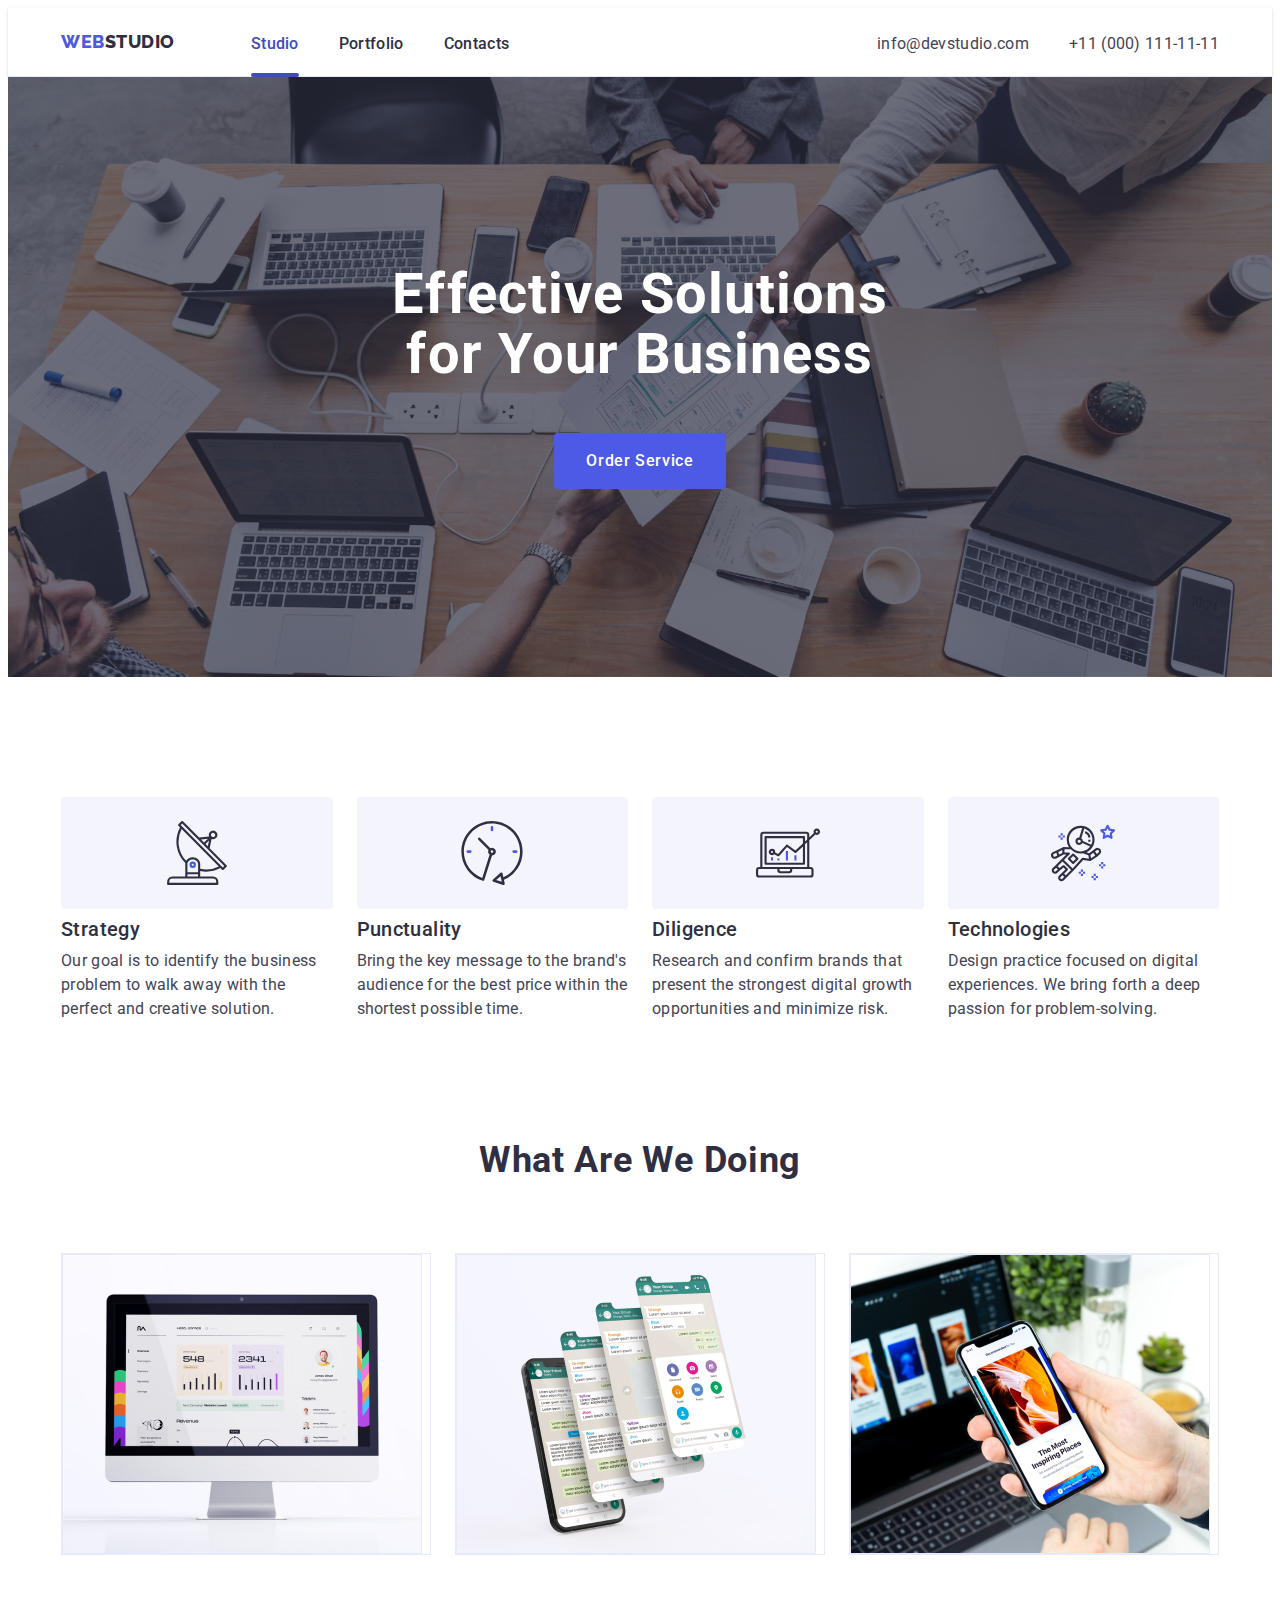
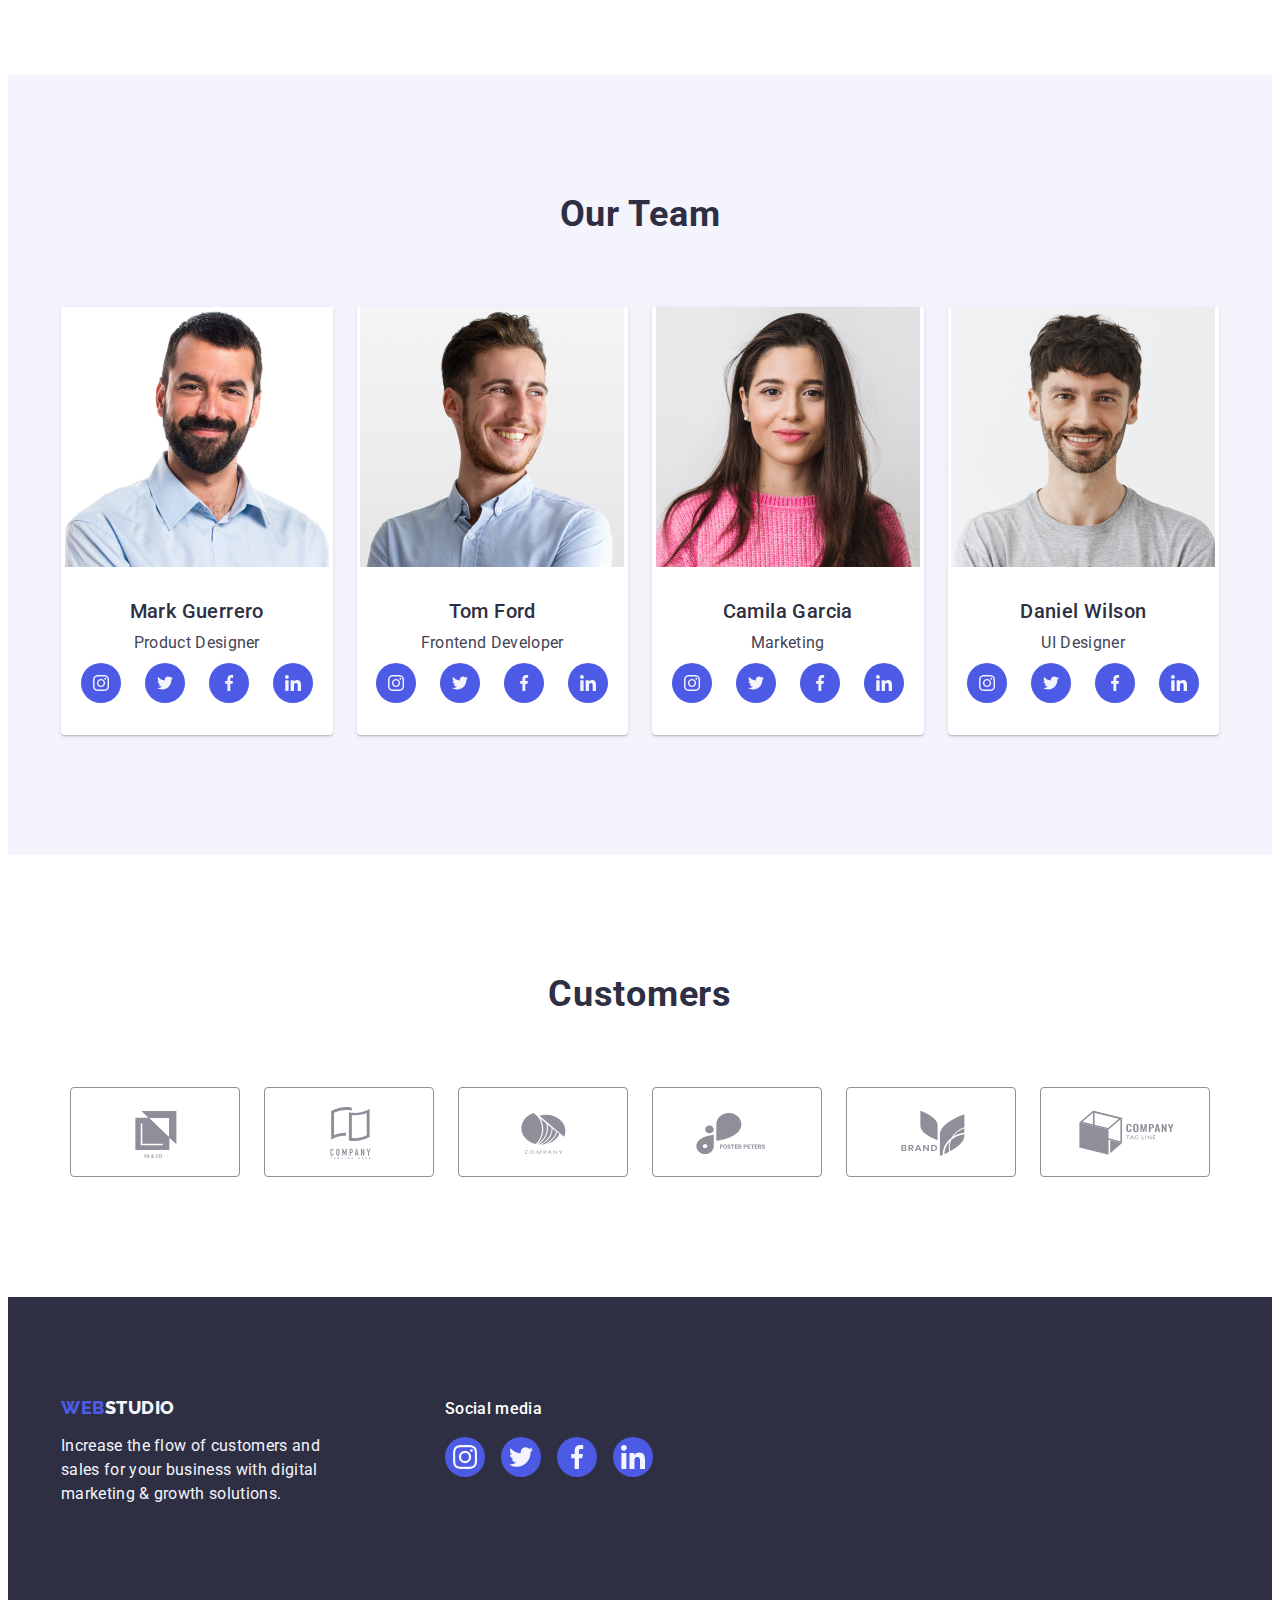
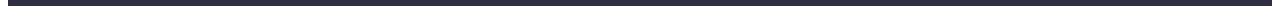
<file: index.html>
<!DOCTYPE html>
<html lang="en">
  <head>
    <meta charset="UTF-8" />
    <meta name="viewport" content="width=device-width, initial-scale=1.0" />
    <meta name="description" content="Effective Solutions for Your Business" />
    <title>Web Studio - Studio</title>
    <!-- Favicon -->
    <link
      rel="shortcut icon"
      href="./images/icons/favicon.ico"
      type="image/ico"
    />
    <!-- Fonts -->
    <link rel="preconnect" href="https://fonts.googleapis.com" />
    <link rel="preconnect" href="https://fonts.gstatic.com" crossorigin />
    <link
      href="https://fonts.googleapis.com/css2?family=Raleway:wght@800&family=Roboto:wght@400;500;700;900&display=swap"
      rel="stylesheet"
    />
    <!-- Modern normalize -->
    <link
      rel="stylesheet"
      href="https://cdnjs.cloudflare.com/ajax/libs/modern-normalize/2.0.0/modern-normalize.min.css"
      integrity="sha512-4xo8blKMVCiXpTaLzQSLSw3KFOVPWhm/TRtuPVc4WG6kUgjH6J03IBuG7JZPkcWMxJ5huwaBpOpnwYElP/m6wg=="
      crossorigin="anonymous"
      referrerpolicy="no-referrer"
    />
    <!-- Custom styles -->
    <link rel="stylesheet" href="./css/styles.css" />
  </head>
  <body>
    <!-- Header -->
    <header class="header">
      <div class="header-container container">
        <nav class="header-nav">
          <a class="header-logo link logo" href="./index.html">
            Web<span class="header-logo-span">Studio</span>
          </a>
          <ul class="header-nav-list list">
            <li class="header-nav-item">
              <a class="header-nav-link current link" href="./index.html"
                >Studio</a
              >
            </li>
            <li class="header-nav-item">
              <a class="header-nav-link link" href="./portfolio.html"
                >Portfolio</a
              >
            </li>
            <li class="header-nav-item">
              <a class="header-nav-link link" href="">Contacts</a>
            </li>
          </ul>
        </nav>
        <address class="address">
          <ul class="header-address-list list">
            <li class="header-address-item">
              <a class="header-nav-link link" href="mailto:info@devstudio.com"
                >info@devstudio.com</a
              >
            </li>
            <li class="header-address-item">
              <a class="header-nav-link link" href="tel:+110001111111"
                >+11 (000) 111-11-11</a
              >
            </li>
          </ul>
        </address>
      </div>
    </header>
    <main>
      <!-- Hero section -->
      <section class="hero container">
        <div class="container">
          <h1 class="hero-title">Effective Solutions for Your Business</h1>
          <button class="hero-btn btn" type="button" data-modal-open>
            Order Service
          </button>
        </div>
      </section>
      <!-- Benefits section -->
      <section class="benefits">
        <div class="container">
          <h2 class="visually-hidden">Benefits of our studio</h2>
          <ul class="benefits-list list">
            <li class="benefits-item">
              <div class="benefits-item-icon">
                <svg class="benefits-icon" width="64" height="64">
                  <use href="./images/icons.svg#antenna"></use>
                </svg>
              </div>
              <h3 class="benefits-subtitle subtitle">Strategy</h3>
              <p class="benefits-text">
                Our goal is to identify the business problem to walk away with
                the perfect and creative solution.
              </p>
            </li>
            <li class="benefits-item">
              <div class="benefits-item-icon">
                <svg class="benefits-icon" width="64" height="64">
                  <use href="./images/icons.svg#clock"></use>
                </svg>
              </div>
              <h3 class="benefits-subtitle subtitle">Punctuality</h3>
              <p class="benefits-text">
                Bring the key message to the brand's audience for the best price
                within the shortest possible time.
              </p>
            </li>
            <li class="benefits-item">
              <div class="benefits-item-icon">
                <svg class="benefits-icon" width="64" height="64">
                  <use href="./images/icons.svg#diagram"></use>
                </svg>
              </div>
              <h3 class="benefits-subtitle subtitle">Diligence</h3>
              <p class="benefits-text">
                Research and confirm brands that present the strongest digital
                growth opportunities and minimize risk.
              </p>
            </li>
            <li class="benefits-item">
              <div class="benefits-item-icon">
                <svg class="benefits-icon" width="64" height="64">
                  <use href="./images/icons.svg#astronaut"></use>
                </svg>
              </div>
              <h3 class="benefits-subtitle subtitle">Technologies</h3>
              <p class="benefits-text">
                Design practice focused on digital experiences. We bring forth a
                deep passion for problem-solving.
              </p>
            </li>
          </ul>
        </div>
      </section>
      <!-- What are we doing -->
      <section class="developments">
        <div class="container">
          <h2 class="development-title title">What are we doing</h2>
          <ul class="developments-list list">
            <li class="developments-item">
              <img
                src="./images/developments/img-1.jpg"
                alt="Next Campaign"
                width="360"
                height="300"
              />
            </li>
            <li class="developments-item">
              <img
                src="./images/developments/img-2.jpg"
                alt="Lorem ipsum"
                width="360"
                height="300"
              />
            </li>
            <li class="developments-item">
              <img
                src="./images/developments/img-3.jpg"
                alt="The Most Inspiring Places"
                width="360"
                height="300"
              />
            </li>
          </ul>
        </div>
      </section>
      <!-- Our Team -->
      <section class="team">
        <div class="container">
          <h2 class="team-title title">Our Team</h2>
          <ul class="team-list list">
            <li class="team-card">
              <img
                src="./images/team/img-1.jpg"
                alt="Team Card 2"
                width="264"
                height="260"
              />
              <div class="card-content">
                <h3 class="team-subtitle subtitle">Mark Guerrero</h3>
                <p class="team-text">Product Designer</p>
                <ul class="team-socials-list list">
                  <li class="team-socials-item">
                    <a
                      class="team-socials-link link"
                      href="https://instagr.am"
                      target="_blank"
                      rel="noopener noreferrer"
                      aria-label="Instagram link"
                    >
                      <svg class="team-socials-icon" width="16" height="16">
                        <use href="./images/icons.svg#instagram"></use>
                      </svg>
                    </a>
                  </li>
                  <li class="team-socials-item">
                    <a
                      class="team-socials-link link"
                      href="https://x.com"
                      target="_blank"
                      rel="noopener noreferrer"
                      aria-label="Twitter link"
                    >
                      <svg class="team-socials-icon" width="16" height="16">
                        <use href="./images/icons.svg#twitter"></use>
                      </svg>
                    </a>
                  </li>
                  <li class="team-socials-item">
                    <a
                      class="team-socials-link link"
                      href="https://fb.com"
                      target="_blank"
                      rel="noopener noreferrer"
                      aria-label="Facebook link"
                    >
                      <svg class="team-socials-icon" width="16" height="16">
                        <use href="./images/icons.svg#facebook"></use>
                      </svg>
                    </a>
                  </li>
                  <li class="team-socials-item">
                    <a
                      class="team-socials-link link"
                      href="https://linkedin.com"
                      target="_blank"
                      rel="noopener noreferrer"
                      aria-label="Linkedin link"
                    >
                      <svg class="team-socials-icon" width="16" height="16">
                        <use href="./images/icons.svg#linkedin"></use>
                      </svg>
                    </a>
                  </li>
                </ul>
              </div>
            </li>
            <li class="team-card">
              <img
                src="./images/team/img-2.jpg"
                alt="Team Card 2"
                width="264"
                height="260"
              />
              <div class="card-content">
                <h3 class="team-subtitle subtitle">Tom Ford</h3>
                <p class="team-text">Frontend Developer</p>
                <ul class="team-socials-list list">
                  <li class="team-socials-item">
                    <a
                      class="team-socials-link link"
                      href="https://instagr.am"
                      target="_blank"
                      rel="noopener noreferrer"
                      aria-label="Instagram link"
                    >
                      <svg class="team-socials-icon" width="16" height="16">
                        <use href="./images/icons.svg#instagram"></use>
                      </svg>
                    </a>
                  </li>
                  <li class="team-socials-item">
                    <a
                      class="team-socials-link link"
                      href="https://x.com"
                      target="_blank"
                      rel="noopener noreferrer"
                      aria-label="Twitter link"
                    >
                      <svg class="team-socials-icon" width="16" height="16">
                        <use href="./images/icons.svg#twitter"></use>
                      </svg>
                    </a>
                  </li>
                  <li class="team-socials-item">
                    <a
                      class="team-socials-link link"
                      href="https://fb.com"
                      target="_blank"
                      rel="noopener noreferrer"
                      aria-label="Facebook link"
                    >
                      <svg class="team-socials-icon" width="16" height="16">
                        <use href="./images/icons.svg#facebook"></use>
                      </svg>
                    </a>
                  </li>
                  <li class="team-socials-item">
                    <a
                      class="team-socials-link link"
                      href="https://linkedin.com"
                      target="_blank"
                      rel="noopener noreferrer"
                      aria-label="Linkedin link"
                    >
                      <svg class="team-socials-icon" width="16" height="16">
                        <use href="./images/icons.svg#linkedin"></use>
                      </svg>
                    </a>
                  </li>
                </ul>
              </div>
            </li>
            <li class="team-card">
              <img
                src="./images/team/img-3.jpg"
                alt="Team Card 3"
                width="264"
                height="260"
              />
              <div class="card-content">
                <h3 class="team-subtitle subtitle">Camila Garcia</h3>
                <p class="team-text">Marketing</p>
                <ul class="team-socials-list list">
                  <li class="team-socials-item">
                    <a
                      class="team-socials-link link"
                      href="https://instagr.am"
                      target="_blank"
                      rel="noopener noreferrer"
                      aria-label="Instagram link"
                    >
                      <svg class="team-socials-icon" width="16" height="16">
                        <use href="./images/icons.svg#instagram"></use>
                      </svg>
                    </a>
                  </li>
                  <li class="team-socials-item">
                    <a
                      class="team-socials-link link"
                      href="https://x.com"
                      target="_blank"
                      rel="noopener noreferrer"
                      aria-label="Twitter link"
                    >
                      <svg class="team-socials-icon" width="16" height="16">
                        <use href="./images/icons.svg#twitter"></use>
                      </svg>
                    </a>
                  </li>
                  <li class="team-socials-item">
                    <a
                      class="team-socials-link link"
                      href="https://fb.com"
                      target="_blank"
                      rel="noopener noreferrer"
                      aria-label="Facebook link"
                    >
                      <svg class="team-socials-icon" width="16" height="16">
                        <use href="./images/icons.svg#facebook"></use>
                      </svg>
                    </a>
                  </li>
                  <li class="team-socials-item">
                    <a
                      class="team-socials-link link"
                      href="https://linkedin.com"
                      target="_blank"
                      rel="noopener noreferrer"
                      aria-label="Linkedin link"
                    >
                      <svg class="team-socials-icon" width="16" height="16">
                        <use href="./images/icons.svg#linkedin"></use>
                      </svg>
                    </a>
                  </li>
                </ul>
              </div>
            </li>
            <li class="team-card">
              <img
                src="./images/team/img-4.jpg"
                alt="Team Card 4"
                width="264"
                height="260"
              />
              <div class="card-content">
                <h3 class="team-subtitle subtitle">Daniel Wilson</h3>
                <p class="team-text">UI Designer</p>
                <ul class="team-socials-list list">
                  <li class="team-socials-item">
                    <a
                      class="team-socials-link link"
                      href="https://instagr.am"
                      target="_blank"
                      rel="noopener noreferrer"
                      aria-label="Instagram link"
                    >
                      <svg class="team-socials-icon" width="16" height="16">
                        <use href="./images/icons.svg#instagram"></use>
                      </svg>
                    </a>
                  </li>
                  <li class="team-socials-item">
                    <a
                      class="team-socials-link link"
                      href="https://x.com"
                      target="_blank"
                      rel="noopener noreferrer"
                      aria-label="Twitter link"
                    >
                      <svg class="team-socials-icon" width="16" height="16">
                        <use href="./images/icons.svg#twitter"></use>
                      </svg>
                    </a>
                  </li>
                  <li class="team-socials-item">
                    <a
                      class="team-socials-link link"
                      href="https://fb.com"
                      target="_blank"
                      rel="noopener noreferrer"
                      aria-label="Facebook link"
                    >
                      <svg class="team-socials-icon" width="16" height="16">
                        <use href="./images/icons.svg#facebook"></use>
                      </svg>
                    </a>
                  </li>
                  <li class="team-socials-item">
                    <a
                      class="team-socials-link link"
                      href="https://linkedin.com"
                      target="_blank"
                      rel="noopener noreferrer"
                      aria-label="Linkedin link"
                    >
                      <svg class="team-socials-icon" width="16" height="16">
                        <use href="./images/icons.svg#linkedin"></use>
                      </svg>
                    </a>
                  </li>
                </ul>
              </div>
            </li>
          </ul>
        </div>
      </section>
      <!-- Customers -->
      <section class="customers">
        <div class="container">
          <h2 class="customers-title title">Customers</h2>
          <ul class="customers-list list">
            <li class="customers-item">
              <a
                class="customers-link link"
                href=""
                target="_blank"
                rel="noopener noreferrer"
                aria-label="Client-1 link"
              >
                <svg class="customers-icon" width="104" height="56">
                  <use href="./images/icons.svg#client-1"></use>
                </svg>
              </a>
            </li>
            <li class="customers-item">
              <a
                class="customers-link link"
                href=""
                target="_blank"
                rel="noopener noreferrer"
                aria-label="Client-2 link"
              >
                <svg class="customers-icon" width="104" height="56">
                  <use href="./images/icons.svg#client-2"></use>
                </svg>
              </a>
            </li>
            <li class="customers-item">
              <a
                class="customers-link link"
                href=""
                target="_blank"
                rel="noopener noreferrer"
                aria-label="Client-3 link"
              >
                <svg class="customers-icon" width="104" height="56">
                  <use href="./images/icons.svg#client-3"></use>
                </svg>
              </a>
            </li>
            <li class="customers-item">
              <a
                class="customers-link link"
                href=""
                target="_blank"
                rel="noopener noreferrer"
                aria-label="Client-4 link"
              >
                <svg class="customers-icon" width="104" height="56">
                  <use href="./images/icons.svg#client-4"></use>
                </svg>
              </a>
            </li>
            <li class="customers-item">
              <a
                class="customers-link link"
                href=""
                target="_blank"
                rel="noopener noreferrer"
                aria-label="Client-5 link"
              >
                <svg class="customers-icon" width="104" height="56">
                  <use href="./images/icons.svg#client-5"></use>
                </svg>
              </a>
            </li>
            <li class="customers-item">
              <a
                class="customers-link link"
                href=""
                target="_blank"
                rel="noopener noreferrer"
                aria-label="Client-6 link"
              >
                <svg class="customers-icon" width="104" height="56">
                  <use href="./images/icons.svg#client-6"></use>
                </svg>
              </a>
            </li>
          </ul>
        </div>
      </section>
    </main>
    <!-- Footer -->
    <footer class="footer">
      <div class="footer-top container">
        <div class="footer-slogan">
          <a class="footer-logo link logo" href="./index.html">
            Web<span class="span-footer-logo">Studio</span>
          </a>
          <p class="footer-text">
            Increase the flow of customers and sales for your business with
            digital marketing &amp; growth solutions.
          </p>
        </div>
        <div>
          <p class="footer-social-text">Social media</p>
          <ul class="footer-socials list">
            <li class="footer-socials-item">
              <a
                class="footer-socials-link link"
                href="https://instagr.am"
                target="_blank"
                rel="noopener noreferrer"
                aria-label="Instagram link"
              >
                <svg class="footer-socials-icon" width="24" height="24">
                  <use href="./images/icons.svg#instagram"></use>
                </svg>
              </a>
            </li>
            <li class="footer-socials-item">
              <a
                class="footer-socials-link link"
                href="https://x.com"
                target="_blank"
                rel="noopener noreferrer"
                aria-label="Twitter link"
              >
                <svg class="footer-socials-icon" width="24" height="24">
                  <use href="./images/icons.svg#twitter"></use>
                </svg>
              </a>
            </li>
            <li class="footer-socials-item">
              <a
                class="footer-socials-link link"
                href="https://fb.com"
                target="_blank"
                rel="noopener noreferrer"
                aria-label="Facebook link"
              >
                <svg class="footer-socials-icon" width="24" height="24">
                  <use href="./images/icons.svg#facebook"></use>
                </svg>
              </a>
            </li>
            <li class="footer-socials-item">
              <a
                class="footer-socials-link link"
                href="https://linkedin.com"
                target="_blank"
                rel="noopener noreferrer"
                aria-label="Linkedin link"
              >
                <svg class="footer-socials-icon" width="24" height="24">
                  <use href="./images/icons.svg#linkedin"></use>
                </svg>
              </a>
            </li>
          </ul>
        </div>
      </div>
    </footer>
    <!-- Modal -->
    <div class="backdrop is-hidden" data-modal>
      <div class="modal">
        <button class="modal-btn" type="button" data-modal-close>
          <svg class="modal-btn-icon" width="8" height="8">
            <use href="./images/icons.svg#close"></use>
          </svg>
        </button>
      </div>
    </div>
    <script src="./js/modal.js" type="module"></script>
  </body>
</html>
</file>
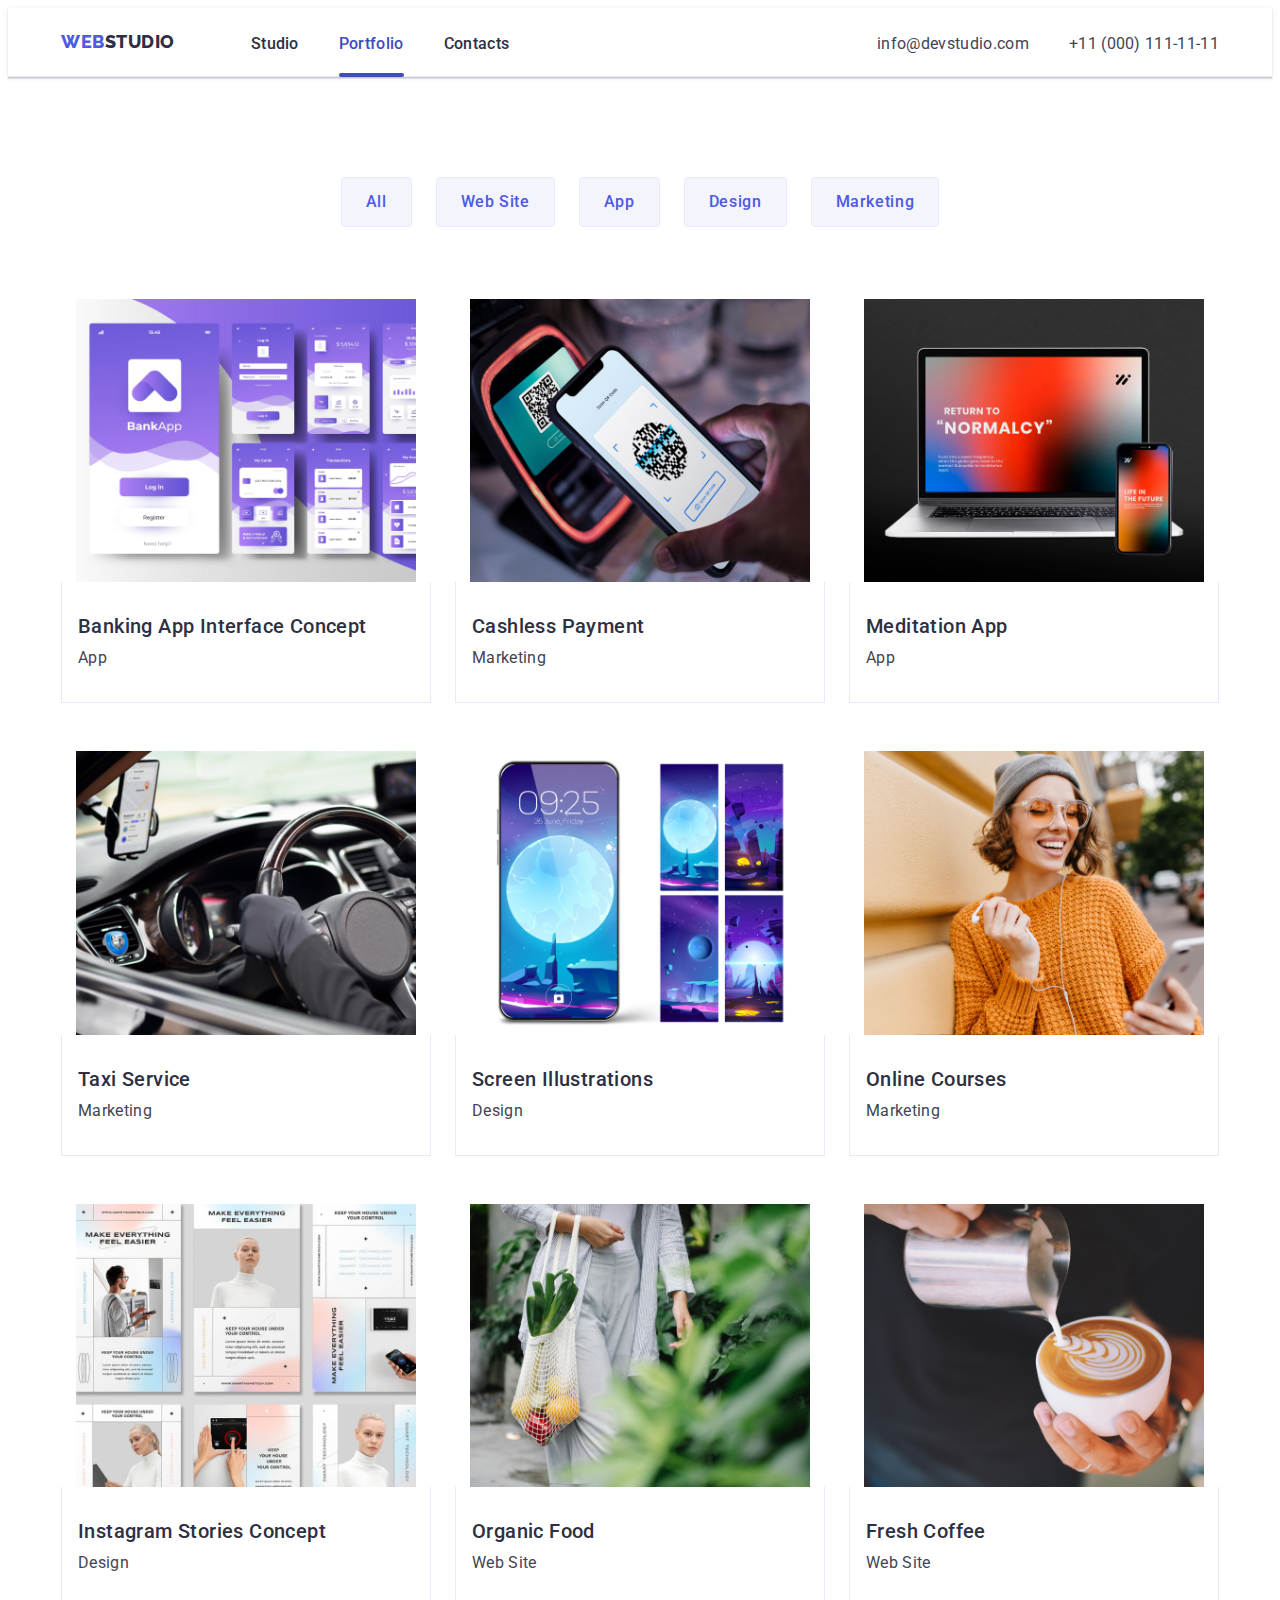
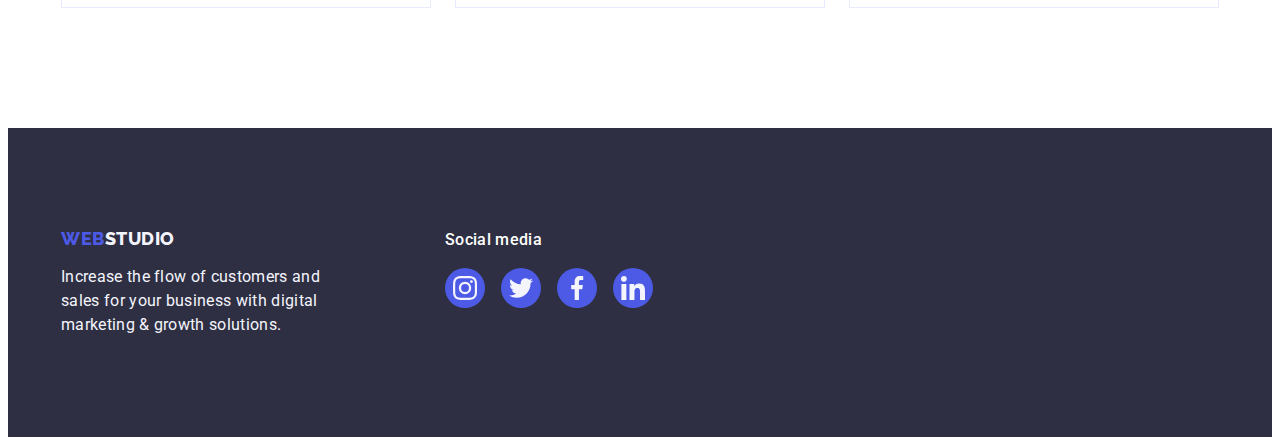
<file: portfolio.html>
<!DOCTYPE html>
<html lang="en">
  <head>
    <meta charset="UTF-8" />
    <meta name="viewport" content="width=device-width, initial-scale=1.0" />
    <meta name="description" content="Effective Solutions for Your Business" />
    <title>Web Studio - Portfolio</title>
    <!-- Favicon -->
    <link
      rel="shortcut icon"
      href="./images/icons/favicon.ico"
      type="image/ico"
    />
    <!-- Fonts -->
    <link rel="preconnect" href="https://fonts.googleapis.com" />
    <link rel="preconnect" href="https://fonts.gstatic.com" crossorigin />
    <link
      href="https://fonts.googleapis.com/css2?family=Raleway:wght@800&family=Roboto:wght@400;500;700;900&display=swap"
      rel="stylesheet"
    />
    <!-- Modern normalize -->
    <link
      rel="stylesheet"
      href="https://cdnjs.cloudflare.com/ajax/libs/modern-normalize/2.0.0/modern-normalize.min.css"
      integrity="sha512-4xo8blKMVCiXpTaLzQSLSw3KFOVPWhm/TRtuPVc4WG6kUgjH6J03IBuG7JZPkcWMxJ5huwaBpOpnwYElP/m6wg=="
      crossorigin="anonymous"
      referrerpolicy="no-referrer"
    />
    <!-- Custom styles -->
    <link rel="stylesheet" href="./css/styles.css" />
  </head>
  <body>
    <!-- Header -->
    <header class="header">
      <div class="header-container container">
        <nav class="header-nav">
          <a class="header-logo link logo" href="./index.html">
            Web<span class="header-logo-span">Studio</span>
          </a>
          <ul class="header-nav-list list">
            <li class="header-nav-item">
              <a class="header-nav-link link" href="./index.html">Studio</a>
            </li>
            <li class="header-nav-item">
              <a class="header-nav-link current link" href="./portfolio.html"
                >Portfolio</a
              >
            </li>
            <li class="header-nav-item">
              <a class="header-nav-link link" href="">Contacts</a>
            </li>
          </ul>
        </nav>
        <address class="address">
          <ul class="header-address-list list">
            <li class="header-address-item">
              <a class="header-nav-link link" href="mailto:info@devstudio.com"
                >info@devstudio.com</a
              >
            </li>
            <li class="header-address-item">
              <a class="header-nav-link link" href="tel:+110001111111"
                >+11 (000) 111-11-11</a
              >
            </li>
          </ul>
        </address>
      </div>
    </header>
    <main>
      <!-- Filter -->
      <section class="portfolio">
        <div class="container">
          <h1 class="visually-hidden">Our project examples</h1>
          <ul class="filter-list list">
            <li class="filter-item">
              <button class="filter-btn btn" type="button">All</button>
            </li>
            <li class="filter-item">
              <button class="filter-btn btn" type="button">Web Site</button>
            </li>
            <li class="filter-item">
              <button class="filter-btn btn" type="button">App</button>
            </li>
            <li class="filter-item">
              <button class="filter-btn btn" type="button">Design</button>
            </li>
            <li class="filter-item">
              <button class="filter-btn btn" type="button">Marketing</button>
            </li>
          </ul>
          <!-- Portfolio -->
          <ul class="portfolio-list list">
            <li class="portfolio-item">
              <a
                class="portfolio-link link"
                href=""
                target="_blank"
                rel="noopener noreferrer"
                aria-label="Banking App Interface Concept"
              >
                <div class="portfolio-thumb container">
                  <img
                    src="./images/portfolio/img-1.jpg"
                    alt="Example of project 1"
                    width="360"
                    height="300"
                  />
                  <p class="overlay">
                    14 Stylish and User-Friendly App Design Concepts · Task
                    Manager App · Calorie Tracker App · Exotic Fruit Ecommerce
                    App · Cloud Storage App
                  </p>
                </div>
                <div class="portfolio-content">
                  <h2 class="portfolio-subtitle subtitle">
                    Banking App Interface Concept
                  </h2>
                  <p>App</p>
                </div>
              </a>
            </li>
            <li class="portfolio-item">
              <a
                class="portfolio-link link"
                href=""
                target="_blank"
                rel="noopener noreferrer"
                aria-label="Cashless Payment"
              >
                <div class="portfolio-thumb container">
                  <img
                    src="./images/portfolio/img-2.jpg"
                    alt="Example of project 2"
                    width="360"
                    height="300"
                  />
                  <p class="overlay">
                    14 Stylish and User-Friendly App Design Concepts · Task
                    Manager App · Calorie Tracker App · Exotic Fruit Ecommerce
                    App · Cloud Storage App
                  </p>
                </div>
                <div class="portfolio-content">
                  <h2 class="portfolio-subtitle subtitle">Cashless Payment</h2>
                  <p>Marketing</p>
                </div>
              </a>
            </li>
            <li class="portfolio-item">
              <a
                class="portfolio-link link"
                href=""
                target="_blank"
                rel="noopener noreferrer"
                aria-label="Meditation App"
              >
                <div class="portfolio-thumb container">
                  <img
                    src="./images/portfolio/img-3.jpg"
                    alt="Example of project 3"
                    width="360"
                    height="300"
                  />
                  <p class="overlay">
                    14 Stylish and User-Friendly App Design Concepts · Task
                    Manager App · Calorie Tracker App · Exotic Fruit Ecommerce
                    App · Cloud Storage App
                  </p>
                </div>
                <div class="portfolio-content">
                  <h2 class="portfolio-subtitle subtitle">Meditation App</h2>
                  <p>App</p>
                </div>
              </a>
            </li>
            <li class="portfolio-item">
              <a
                class="portfolio-link link"
                href=""
                target="_blank"
                rel="noopener noreferrer"
                aria-label="Taxi Service"
              >
                <div class="portfolio-thumb container">
                  <img
                    src="./images/portfolio/img-4.jpg"
                    alt="Example of project 4"
                    width="360"
                    height="300"
                  />
                  <p class="overlay">
                    14 Stylish and User-Friendly App Design Concepts · Task
                    Manager App · Calorie Tracker App · Exotic Fruit Ecommerce
                    App · Cloud Storage App
                  </p>
                </div>
                <div class="portfolio-content">
                  <h2 class="portfolio-subtitle subtitle">Taxi Service</h2>
                  <p>Marketing</p>
                </div>
              </a>
            </li>
            <li class="portfolio-item">
              <a
                class="portfolio-link link"
                href=""
                target="_blank"
                rel="noopener noreferrer"
                aria-label="Screen Illustrations"
              >
                <div class="portfolio-thumb container">
                  <img
                    src="./images/portfolio/img-5.jpg"
                    alt="Example of project 5"
                    width="360"
                    height="300"
                  />
                  <p class="overlay">
                    14 Stylish and User-Friendly App Design Concepts · Task
                    Manager App · Calorie Tracker App · Exotic Fruit Ecommerce
                    App · Cloud Storage App
                  </p>
                </div>
                <div class="portfolio-content">
                  <h2 class="portfolio-subtitle subtitle">
                    Screen Illustrations
                  </h2>
                  <p>Design</p>
                </div>
              </a>
            </li>
            <li class="portfolio-item">
              <a
                class="portfolio-link link"
                href=""
                target="_blank"
                rel="noopener noreferrer"
                aria-label="Online Courses"
              >
                <div class="portfolio-thumb container">
                  <img
                    src="./images/portfolio/img-6.jpg"
                    alt="Example of project 6"
                    width="360"
                    height="300"
                  />
                  <p class="overlay">
                    14 Stylish and User-Friendly App Design Concepts · Task
                    Manager App · Calorie Tracker App · Exotic Fruit Ecommerce
                    App · Cloud Storage App
                  </p>
                </div>
                <div class="portfolio-content">
                  <h2 class="portfolio-subtitle subtitle">Online Courses</h2>
                  <p>Marketing</p>
                </div>
              </a>
            </li>
            <li class="portfolio-item">
              <a
                class="portfolio-link link"
                href=""
                target="_blank"
                rel="noopener noreferrer"
                aria-label="Instagram Stories Concept"
              >
                <div class="portfolio-thumb container">
                  <img
                    src="./images/portfolio/img-7.jpg"
                    alt="Example of project 7"
                    width="360"
                    height="300"
                  />
                  <p class="overlay">
                    14 Stylish and User-Friendly App Design Concepts · Task
                    Manager App · Calorie Tracker App · Exotic Fruit Ecommerce
                    App · Cloud Storage App
                  </p>
                </div>
                <div class="portfolio-content">
                  <h2 class="portfolio-subtitle subtitle">
                    Instagram Stories Concept
                  </h2>
                  <p>Design</p>
                </div>
              </a>
            </li>
            <li class="portfolio-item">
              <a
                class="portfolio-link link"
                href=""
                target="_blank"
                rel="noopener noreferrer"
                aria-label="Organic Food"
              >
                <div class="portfolio-thumb container">
                  <img
                    src="./images/portfolio/img-8.jpg"
                    alt="Example of project 8"
                    width="360"
                    height="300"
                  />
                  <p class="overlay">
                    14 Stylish and User-Friendly App Design Concepts · Task
                    Manager App · Calorie Tracker App · Exotic Fruit Ecommerce
                    App · Cloud Storage App
                  </p>
                </div>
                <div class="portfolio-content">
                  <h2 class="portfolio-subtitle subtitle">Organic Food</h2>
                  <p>Web Site</p>
                </div>
              </a>
            </li>
            <li class="portfolio-item">
              <a
                class="portfolio-link link"
                href=""
                target="_blank"
                rel="noopener noreferrer"
                aria-label="Fresh Coffee"
              >
                <div class="portfolio-thumb container">
                  <img
                    src="./images/portfolio/img-9.jpg"
                    alt="Example of project 9"
                    width="360"
                    height="300"
                  />
                  <p class="overlay">
                    14 Stylish and User-Friendly App Design Concepts · Task
                    Manager App · Calorie Tracker App · Exotic Fruit Ecommerce
                    App · Cloud Storage App
                  </p>
                </div>
                <div class="portfolio-content">
                  <h2 class="portfolio-subtitle subtitle">Fresh Coffee</h2>
                  <p>Web Site</p>
                </div>
              </a>
            </li>
          </ul>
        </div>
      </section>
    </main>
    <!-- Footer -->
    <footer class="footer">
      <div class="footer-top container">
        <div class="footer-slogan">
          <a class="footer-logo link logo" href="./index.html">
            Web<span class="span-footer-logo">Studio</span>
          </a>
          <p class="footer-text">
            Increase the flow of customers and sales for your business with
            digital marketing &amp; growth solutions.
          </p>
        </div>
        <div>
          <p class="footer-social-text">Social media</p>
          <ul class="footer-socials list">
            <li class="footer-socials-item">
              <a
                class="footer-socials-link link"
                href="https://instagr.am"
                target="_blank"
                rel="noopener noreferrer"
                aria-label="Instagram link"
              >
                <svg class="footer-socials-icon" width="24" height="24">
                  <use href="./images/icons.svg#instagram"></use>
                </svg>
              </a>
            </li>
            <li class="footer-socials-item">
              <a
                class="footer-socials-link link"
                href="https://x.com"
                target="_blank"
                rel="noopener noreferrer"
                aria-label="Twitter link"
              >
                <svg class="footer-socials-icon" width="24" height="24">
                  <use href="./images/icons.svg#twitter"></use>
                </svg>
              </a>
            </li>
            <li class="footer-socials-item">
              <a
                class="footer-socials-link link"
                href="https://fb.com"
                target="_blank"
                rel="noopener noreferrer"
                aria-label="Facebook link"
              >
                <svg class="footer-socials-icon" width="24" height="24">
                  <use href="./images/icons.svg#facebook"></use>
                </svg>
              </a>
            </li>
            <li class="footer-socials-item">
              <a
                class="footer-socials-link link"
                href="https://linkedin.com"
                target="_blank"
                rel="noopener noreferrer"
                aria-label="Linkedin link"
              >
                <svg class="footer-socials-icon" width="24" height="24">
                  <use href="./images/icons.svg#linkedin"></use>
                </svg>
              </a>
            </li>
          </ul>
        </div>
      </div>
    </footer>
    <script src="./js/modal.js" type="module"></script>
  </body>
</html>
</file>
<file: css/styles.css>
:root {
  /* Fonts */
  --main-font: "Roboto", sans-serif;
  --logo-font: "Raleway", sans-serif;

  /* Colors */
  --primary-brand-color: #4d5ae5;
  --pressed-state-color: #404bbf;
  --dark-color: #2e2f42;
  --white-color: #ffffff;
  --success-color: #31d0aa;
  --text-color: #434455;
  --subtle-text-color: #8e8f99;
  --accent-color: #e7e9fc;
  --light-color: #f4f4fd;
  --modal-overlay-color: #2e2f4266;

  --hero-footer-background-color: #2e2f42;
  --white-background-color: #ffffff;
  --modal-background-color: #fcfcfc;

  --transition-fast: 250ms cubic-bezier(0.4, 0, 0.2, 1);
}

/**
  |============================
  | Base styles
  |============================
*/
body {
  font-family: var(--main-font);
  color: var(--text-color);
  background-color: var(--white-background-color);
  line-height: 1.5;
  letter-spacing: 0.02em;
}

/* reset styles start */
h1,
h2,
h3,
h4,
h5,
h6,
p {
  margin: 0;
}
address {
  font-style: normal;
}

img {
  display: block;
  max-width: 100%;
  height: auto;
}

.list {
  list-style: none;
  margin: 0;
  padding: 0;
}

.link {
  text-decoration: none;
  color: currentColor;
}

.btn {
  min-width: 69px;
  min-height: 48px;
  cursor: pointer;
  color: currentColor;
  font-family: inherit;
  border: 1px solid transparent;
  border-radius: 4px;
}
/* reset styles end */

.visually-hidden {
  position: absolute;
  width: 1px;
  height: 1px;
  margin: -1px;
  border: 0;
  padding: 0;
  white-space: nowrap;
  clip-path: inset(100%);
  clip: rect(0 0 0 0);
  overflow: hidden;
}

/**
  |============================
  | Logo
  |============================
*/
.logo {
  font-family: var(--logo-font);
  font-weight: 800;
  font-size: 18px;
  line-height: 1.17;
  letter-spacing: 0.03em;
  text-transform: uppercase;
  color: var(--primary-brand-color);
}

.header-logo-span {
  color: var(--dark-color);
}

.span-footer-logo {
  color: var(--light-color);
}

/**
  |============================
  | Title
  |============================
*/
.title {
  color: var(--dark-color);
  text-align: center;
  font-size: 36px;
  line-height: 1.11;
  text-transform: capitalize;
  letter-spacing: 0.02em;
}

/**
  |============================
  | Subtitle
  |============================
*/
.subtitle {
  color: var(--dark-color);
  font-size: 20px;
  font-weight: 500;
  line-height: 1.2;
  letter-spacing: 0.02em;
}

.container {
  max-width: 1158px;
  padding-left: 15px;
  padding-right: 15px;
  margin-left: auto;
  margin-right: auto;
}

/**
  |============================
  | Header styles
  |============================
*/
.header {
  border-bottom: 1px solid var(--accent-color);
  box-shadow: 0px 2px 1px rgba(46, 47, 66, 0.08),
    0px 1px 1px rgba(46, 47, 66, 0.16), 0px 1px 6px rgba(46, 47, 66, 0.08);
}

.header-container {
  display: flex;
}

.header-nav {
  color: var(--dark-color);
  font-weight: 500;
  display: flex;
  margin-right: auto;
  align-items: center;
  transition: color var(--transition-fast);
}

.header-nav-link:hover,
.header-nav-link:focus {
  color: var(--pressed-state-color);
}

.header-logo {
  display: flex;
  align-items: center;
  margin-right: 76px;
}

.header-nav-list {
  display: flex;
  gap: 40px;
}

.header-nav-link {
  display: block;
  padding-top: 24px;
  padding-bottom: 20px;
  transition: color var(--transition-fast);
}

.header-address-list {
  display: flex;
  gap: 40px;
  align-items: center;
}

.header-nav-item {
  transition: color var(--transition-fast);
}

.current {
  position: relative;
  color: var(--pressed-state-color);
}

.current::after {
  content: "";
  position: absolute;
  left: 0;
  bottom: -1px;
  height: 4px;
  width: 100%;
  background-color: var(--pressed-state-color);
  display: block;
  border-radius: 2px;
}
/**
  |============================
  | Hero style
  |============================
*/
.hero {
  background-color: var(--hero-footer-background-color);
  background-image: linear-gradient(
      rgba(46, 47, 66, 0.7),
      rgba(46, 47, 66, 0.7)
    ),
    url(../images/hero/hero-bg.jpg);
  max-width: 1440px;
  background-repeat: no-repeat;
  background-position: center;
  background-size: cover;
  padding: 188px 0;
}

.container .hero-title {
  color: var(--white-color);
  max-width: 496px;
  text-align: center;
  font-size: 56px;
  line-height: 1.07;
  letter-spacing: 0.02em;
  margin: 0 auto 48px;
}

.hero-btn {
  background-color: var(--primary-brand-color);
  color: var(--white-color);
  font-size: 16px;
  font-weight: 500;
  line-height: 1.5;
  letter-spacing: 0.04em;
  padding: 16px 32px;
  font-family: var(--main-font);
  display: block;
  margin: 0 auto;
  min-width: 169px;
  height: 56px;
  border: none;
  transition: background-color var(--transition-fast);
}

.hero-btn:hover,
.hero-btn:focus {
  background-color: var(--pressed-state-color);
}

/**
  |============================
  | Modal window
  |============================
*/
.backdrop {
  position: fixed;
  top: 0;
  left: 0;
  width: 100%;
  height: 100%;
  background-color: var(--modal-overlay-color);
  transition: opacity var(--transition-fast), visibility var(--transition-fast);
}

.modal {
  position: absolute;
  top: 50%;
  left: 50%;
  transform: translate(-50%, -50%);
  width: 408px;
  min-height: 584px;
  border-radius: 4px;
  background-color: var(--modal-background-color);
  box-shadow: 0px 2px 1px 0px rgba(0, 0, 0, 0.2),
    0px 1px 3px 0px rgba(0, 0, 0, 0.12), 0px 1px 1px 0px rgba(0, 0, 0, 0.14);
  transition: transform var(--transition-fast);
}

.modal-btn {
  padding: 0;
  width: 24px;
  height: 24px;
  position: absolute;
  top: 24px;
  right: 24px;
  display: flex;
  align-items: center;
  justify-content: center;
  border: 1px solid rgba(0, 0, 0, 0.1);
  border-radius: 50%;
  background-color: var(--accent-color);
  cursor: pointer;
  fill: var(--dark-color);
  transition: background-color var(--transition-fast),
    border var(--transition-fast);
}

.backdrop.is-hidden {
  opacity: 0;
  visibility: hidden;
  pointer-events: none;
}

.modal-btn-icon {
  transition: fill var(--transition-fast);
}

.modal-btn:hover,
.modal-btn:focus {
  background-color: var(--pressed-state-color);
  border: none;
}

.modal-btn:hover .modal-btn-icon,
.modal-btn:focus .modal-btn-icon {
  fill: var(--white-color);
}

/**
  |============================
  | Benefits style
  |============================
*/
.benefits {
  padding: 120px 0;
}

.benefits-list {
  display: flex;
  justify-content: space-between;
  gap: 24px;
}

.benefits-item {
  flex-basis: calc((100% - 24px * 3) / 4);
}

.benefits-subtitle {
  margin-bottom: 8px;
}

.benefits-item-icon {
  display: flex;
  align-items: center;
  justify-content: center;
  border-radius: 4px;
  background: var(--light-color);
  margin-bottom: 8px;
}

.benefits-icon {
  margin: 24px 100px;
}

/**
  |============================
  | What are we doing
  |============================
*/
.developments {
  padding-bottom: 120px;
}

.development-title {
  margin-bottom: 72px;
}

.developments-list {
  display: flex;
  justify-content: space-between;
  gap: 24px;
}

.developments-item {
  border: 1px solid var(--accent-color);
  background-color: lightgray 50% / cover no-repeat;
  flex-basis: calc((100% - 24px * 2) / 3);
}

/**
  |============================
  | Our Team
  |============================
*/
.team {
  background-color: var(--light-color);
  padding-top: 120px;
  padding-bottom: 120px;
}

.team-title {
  margin-bottom: 72px;
}

.team-list {
  display: flex;
  justify-content: space-between;
  gap: 24px;
}

.team-card {
  background-color: var(--white-background-color);
  flex-basis: calc((100% - 24px * 3) / 4);
  display: flex;
  flex-direction: column;
  justify-content: center;
  align-items: center;
  border-radius: 0px 0px 4px 4px;
  box-shadow: 0px 2px 1px 0px #2e2f4214, 0px 1px 1px 0px #2e2f4229,
    0px 1px 6px 0px #2e2f4214;
}

.card-content {
  flex-direction: column;
  justify-content: center;
  padding: 32px 0;
}

.team-subtitle {
  margin-bottom: 8px;
  text-align: center;
}

.team-text {
  text-align: center;
}

.team-socials-list {
  display: flex;
  gap: 24px;
  margin-top: 8px;
  justify-content: center;
}

.team-socials-link {
  display: flex;
  align-items: center;
  justify-content: center;
  width: 40px;
  height: 40px;
  border-radius: 50%;
  background-color: var(--primary-brand-color);
  transition: background-color var(--transition-fast);
}
.team-socials-link:hover,
.team-socials-link:focus {
  background-color: var(--pressed-state-color);
}

.team-socials-icon {
  fill: var(--light-color);
}

/**
  |============================
  | Customers
  |============================
*/
.customers {
  padding: 120px 0;
}

.customers-title {
  margin-bottom: 72px;
}

.customers-list {
  display: flex;
  gap: 24px;
  justify-content: center;
}

.customers-icon {
  fill: currentColor;
}

.customers-link {
  display: flex;
  align-items: center;
  justify-content: center;
  width: 168px;
  height: 88px;
  border-radius: 4px;
  border: 1px solid var(--subtle-text-color);
  color: var(--subtle-text-color);
  transition: border-color var(--transition-fast), color var(--transition-fast);
}
.customers-link:hover,
.customers-link:focus {
  border-color: var(--pressed-state-color);
  color: var(--pressed-state-color);
}

/**
  |============================
  | Filter
  |============================
*/
.filter-list {
  display: flex;
  gap: 24px;
  justify-content: center;
  margin-bottom: 72px;
  margin-top: 100px;
}

.filter-btn {
  background-color: var(--light-color);
  font-size: 16px;
  font-weight: 500;
  line-height: 1.5;
  letter-spacing: 0.04em;
  padding: 12px 24px;
  border: 1px solid var(--accent-color);
  font-family: var(--main-font);
  color: var(--primary-brand-color);
  text-align: center;
  transition: color var(--transition-fast),
    background-color var(--transition-fast), border-color var(--transition-fast),
    box-shadow var(--transition-fast);
}

.filter-btn:hover,
.filter-btn:focus {
  background-color: var(--pressed-state-color);
  color: var(--white-color);
  border: 1px solid transparent;
  box-shadow: 0px 2px 2px 0px rgba(0, 0, 0, 0.12),
    0px 2px 1px 0px rgba(0, 0, 0, 0.08), 0px 3px 1px 0px rgba(0, 0, 0, 0.1);
}

/**
  |============================
  | Portfolio card
  |============================
*/
.portfolio {
  display: block;
  padding-bottom: 120px;
  transition: box-shadow var(--transition-fast);
}

.portfolio-list {
  display: flex;
  flex-wrap: wrap;
  justify-content: space-between;
  column-gap: 24px;
  row-gap: 48px;
}

.portfolio-link {
  display: block;
  transition: box-shadow var(--transition-fast);
}

.portfolio-item {
  flex-basis: calc((100% - 24px * 2) / 3);
}

.portfolio-link:focus,
.portfolio-link:hover {
  box-shadow: 0px 2px 1px 0px rgba(46, 47, 66, 0.08),
    0px 1px 1px 0px rgba(46, 47, 66, 0.16),
    0px 1px 6px 0px rgba(46, 47, 66, 0.08);
}

.portfolio-content:focus,
.portfolio-content:hover {
  border-left: 1px solid var(--light-color);
  border-right: 1px solid var(--light-color);
  border-bottom: 1px solid var(--light-color);
}

.portfolio-thumb {
  position: relative;
  overflow: hidden;
}

.overlay {
  position: absolute;
  display: flex;
  top: 0;
  left: 0;
  width: 100%;
  height: 100%;
  padding: 40px 32px;
  background-color: var(--primary-brand-color);
  transform: translateY(100%);
  color: var(--light-color);
  transition: transform var(--transition-fast);
}

.portfolio-link:hover .overlay,
.portfolio-link:focus .overlay {
  transform: translateY(0%);
}

.portfolio-content {
  padding: 32px 16px;
  flex-direction: column;
  justify-content: center;
  align-items: flex-start;
  align-self: stretch;
  padding-top: 32px;
  padding-bottom: 32px;
  border: 1px solid var(--accent-color);
  border-top: none;
  transition: border-left var(--transition-fast),
    border-right var(--transition-fast), border-bottom var(--transition-fast);
}

.portfolio-subtitle {
  margin-bottom: 8px;
}

/**
  |============================
  | Footer
  |============================
*/
.footer {
  background-color: var(--hero-footer-background-color);
  color: var(--light-color);
  padding: 100px 0;
}

.footer-logo {
  display: inline-block;
  margin-bottom: 16px;
}

.footer-text {
  max-width: 264px;
}

.footer-top {
  display: flex;
  align-items: baseline;
}

.footer-slogan {
  margin-right: 120px;
}

.footer-socials {
  display: flex;
  gap: 16px;
  margin-top: 16px;
}

.footer-social-text {
  font-size: 16px;
  font-weight: 500;
  line-height: 1.5;
  letter-spacing: 0.02em;
  color: var(--white-color);
  margin-bottom: 16px;
}

.footer-socials-link {
  display: flex;
  align-items: center;
  justify-content: center;
  width: 40px;
  height: 40px;
  border-radius: 50%;
  background-color: var(--primary-brand-color);
  transition: background-color var(--transition-fast);
}

.footer-socials-link:hover,
.footer-socials-link:focus {
  background-color: var(--success-color);
}

.footer-socials-icon {
  fill: var(--light-color);
}
</file>
